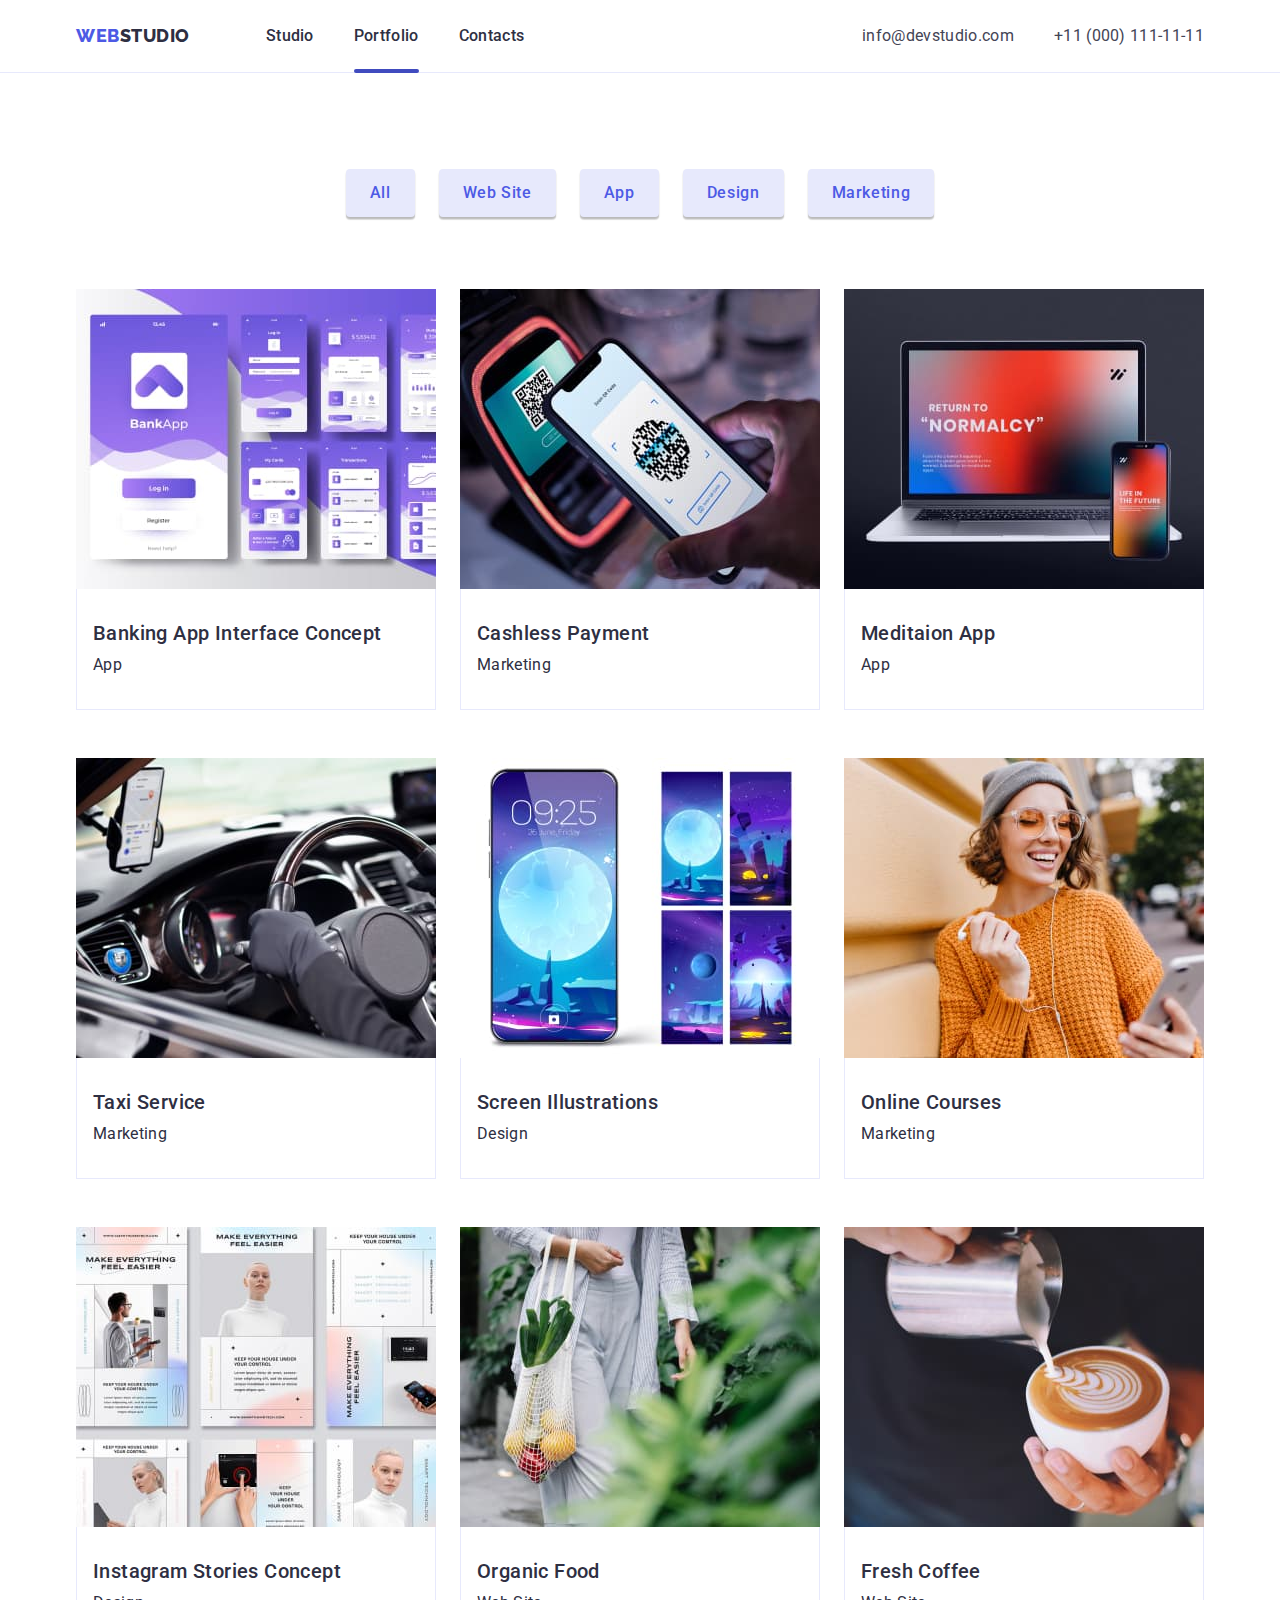
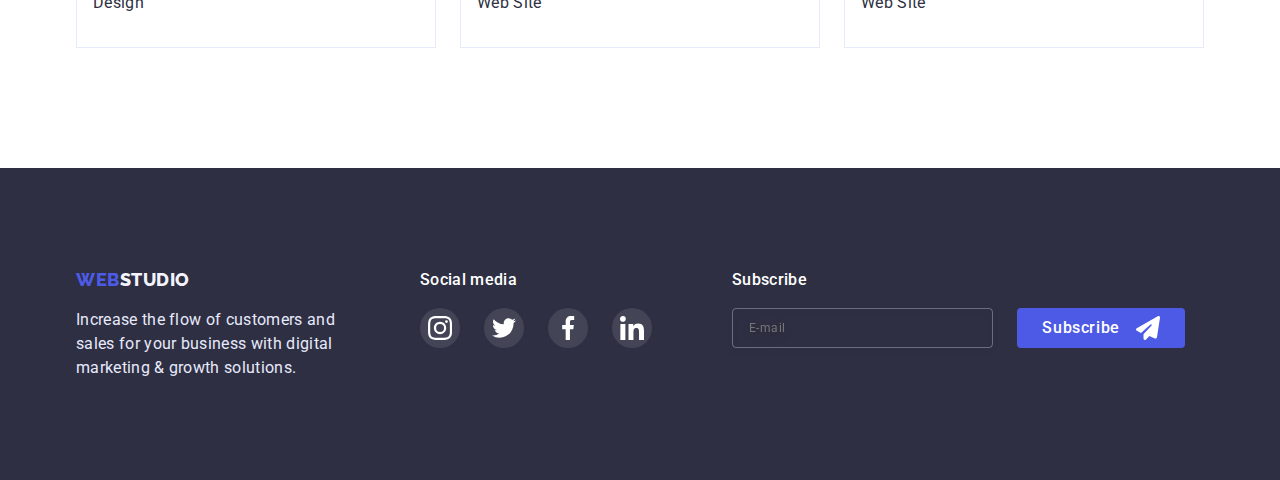
<file: portfolio.html>
<!DOCTYPE html>
<html lang="en">

<head>
    <meta charset="UTF-8" />
    <meta http-equiv="X-UA-Compatible" content="IE=edge" />
    <meta name="viewport" content="width=device-width, initial-scale=1.0" />
    <title>Portfolio</title>
    <link rel="preconnect" href="https://fonts.googleapis.com" />
    <link rel="preconnect" href="https://fonts.gstatic.com" crossorigin />
    <link
        href="https://fonts.googleapis.com/css2?family=Raleway:wght@800&family=Roboto:wght@400;500;700;900&display=swap"
        rel="stylesheet" />
    <link rel="stylesheet"
        href="https://cdnjs.cloudflare.com/ajax/libs/modern-normalize/1.1.0/modern-normalize.min.css" />
    <link rel="stylesheet" href="./css/styles.css" />
</head>

<body>
    <!-- Main Page -->
    <div>
        <!-- Header -->
        <header class="header">
            <div class="header-container container">
                <div>
                    <a class="logo" href="index.html"><span class="logo-web">web</span><span
                            class="logo-dark">studio</span></a>
                </div>
                <nav class="navigation">
                    <ul class="header-list">
                        <li class="list-item"><a class="menu-item" href="index.html">Studio</a></li>
                        <li class="list-item"><a class="menu-item current" href="">Portfolio</a></li>
                        <li class="list-item"><a class="menu-item" href="">Contacts</a></li>
                    </ul>
                </nav>
                <div class="header-contacts">
                    <a class="contact-item" href="mailto:info@devstudio.com">info@devstudio.com</a>
                    <a class="contact-item" href="tel:+110001111111">+11 (000) 111-11-11</a>
                </div>
            </div>
        </header>
        <main>
            <!--FILTERS Section -->
            <h2 class="visually-hidden">Customization of our projects</h2>
            <!-- Gallery Section -->
            <section class="gallery">
                <div class="container">
                    <ul class="button-list">
                        <li class="button-item">
                            <button class="button-filter" type="button">All</button>
                        </li>
                        <li class="button-item">
                            <button class="button-filter" type="button">Web Site</button>
                        </li>
                        <li class="button-item">
                            <button class="button-filter" type="button">App</button>
                        </li>
                        <li class="button-item">
                            <button class="button-filter" type="button">Design</button>
                        </li>
                        <li class="button-item">
                            <button class="button-filter" type="button">Marketing</button>
                        </li>
                    </ul>
                </div>

                <!-- EXAMPLES Section -->
                <div class="container">
                    <div class="gallery-block">
                        <ul class="examples-list">
                            <li class="example-item">
                                <a class="example-link" href="">
                                    <div class="product-overlay">
                                        <div class="anim-block">
                                            <img src="./images/1.jpg" alt="picture of banking app interface concept"
                                                width="360" height="300" />
                                        </div>
                                        <div class="anim-text">
                                            <p>
                                                14 Stylish and User-Friendly App Design Concepts · Task Manager App ·
                                                Calorie Tracker App ·
                                                Exotic Fruit Ecommerce App · Cloud Storage App
                                            </p>
                                        </div>
                                    </div>
                                    <div class="item-info example-1">
                                        <h3 class="titles">Banking App Interface Concept</h3>
                                        <p class="signature">App</p>
                                    </div>
                                </a>
                            </li>
                            <li class="example-item">
                                <a class="example-link" href="">
                                    <div class="product-overlay">
                                        <div class="anim-block">
                                            <img src="./images/2.jpg" alt="picture of Cashless Payment" width="360"
                                                height="300" />
                                        </div>
                                        <div class="anim-text">
                                            <p>
                                                14 Stylish and User-Friendly App Design Concepts · Task Manager App ·
                                                Calorie Tracker App ·
                                                Exotic Fruit Ecommerce App · Cloud Storage App
                                            </p>
                                        </div>
                                    </div>
                                    <div class="item-info example-2">
                                        <h3 class="titles">Cashless Payment</h3>
                                        <p class="signature">Marketing</p>
                                    </div>
                                </a>
                            </li>
                            <li class="example-item">
                                <a class="example-link" href="">
                                    <div class="product-overlay">
                                        <div class="anim-block">
                                            <img src="./images/3.jpg" alt="picture of meditaion app" width="360"
                                                height="300" />
                                        </div>
                                        <div class="anim-text">
                                            <p>
                                                14 Stylish and User-Friendly App Design Concepts · Task Manager App ·
                                                Calorie Tracker App ·
                                                Exotic Fruit Ecommerce App · Cloud Storage App
                                            </p>
                                        </div>
                                    </div>
                                    <div class="item-info example-3">
                                        <h3 class="titles">Meditaion App</h3>
                                        <p class="signature">App</p>
                                    </div>
                                </a>
                            </li>
                        </ul>
                        <ul class="examples-list">
                            <li class="example-item">
                                <a class="example-link" href="">
                                    <div class="product-overlay">
                                        <div class="anim-block">
                                            <img src="./images/4.jpg" alt="picture of taxi service" width="360"
                                                height="300" />
                                        </div>
                                        <div class="anim-text">
                                            <p>
                                                14 Stylish and User-Friendly App Design Concepts · Task Manager App ·
                                                Calorie Tracker App ·
                                                Exotic Fruit Ecommerce App · Cloud Storage App
                                            </p>
                                        </div>
                                    </div>
                                    <div class="item-info example-4">
                                        <h3 class="titles">Taxi Service</h3>
                                        <p class="signature">Marketing</p>
                                    </div>
                                </a>
                            </li>
                            <li class="example-item">
                                <a class="example-link" href="">
                                    <div class="product-overlay">
                                        <div class="anim-block">
                                            <img src="./images/5.jpg" alt="picture of screen illustrations" width="360"
                                                height="300" />
                                        </div>
                                        <div class="anim-text">
                                            <p>
                                                14 Stylish and User-Friendly App Design Concepts · Task Manager App ·
                                                Calorie Tracker App ·
                                                Exotic Fruit Ecommerce App · Cloud Storage App
                                            </p>
                                        </div>
                                    </div>
                                    <div class="item-info example-5">
                                        <h3 class="titles">Screen Illustrations</h3>
                                        <p class="signature">Design</p>
                                    </div>
                                </a>
                            </li>
                            <li class="example-item">
                                <a class="example-link" href="">
                                    <div class="product-overlay">
                                        <div class="anim-block">
                                            <img src="./images/6.jpg" alt="picture of online courses" width="360"
                                                height="300" />
                                        </div>
                                        <div class="anim-text">
                                            <p>
                                                14 Stylish and User-Friendly App Design Concepts · Task Manager App ·
                                                Calorie Tracker App ·
                                                Exotic Fruit Ecommerce App · Cloud Storage App
                                            </p>
                                        </div>
                                    </div>
                                    <div class="item-info example-6">
                                        <h3 class="titles">Online Courses</h3>
                                        <p class="signature">Marketing</p>
                                    </div>
                                </a>
                            </li>
                        </ul>
                        <ul class="examples-list">
                            <li class="example-item">
                                <a class="example-link" href="">
                                    <div class="product-overlay">
                                        <div class="anim-block">
                                            <img src="./images/7.jpg" alt="picture of instagram stories concept"
                                                width="360" height="300" />
                                        </div>
                                        <div class="anim-text">
                                            <p>
                                                14 Stylish and User-Friendly App Design Concepts · Task Manager App ·
                                                Calorie Tracker App ·
                                                Exotic Fruit Ecommerce App · Cloud Storage App
                                            </p>
                                        </div>
                                    </div>
                                    <div class="item-info example-7">
                                        <h3 class="titles">Instagram Stories Concept</h3>
                                        <p class="signature">Design</p>
                                    </div>
                                </a>
                            </li>
                            <li class="example-item">
                                <a class="example-link" href="">
                                    <div class="product-overlay">
                                        <div class="anim-block">
                                            <img src="./images/8.jpg" alt="picture of organic foodv" width="360"
                                                height="300" />
                                        </div>
                                        <div class="anim-text">
                                            <p>
                                                14 Stylish and User-Friendly App Design Concepts · Task Manager App ·
                                                Calorie Tracker App ·
                                                Exotic Fruit Ecommerce App · Cloud Storage App
                                            </p>
                                        </div>
                                    </div>
                                    <div class="item-info example-8">
                                        <h3 class="titles">Organic Food</h3>
                                        <p class="signature">Web Site</p>
                                    </div>
                                </a>
                            </li>
                            <li class="example-item">
                                <a class="example-link" href="">
                                    <div class="product-overlay">
                                        <div class="anim-block">
                                            <img src="./images/9.jpg" alt="picture of fresh coffee" width="360"
                                                height="300" />
                                        </div>
                                        <div class="anim-text">
                                            <p>
                                                14 Stylish and User-Friendly App Design Concepts · Task Manager App ·
                                                Calorie Tracker App ·
                                                Exotic Fruit Ecommerce App · Cloud Storage App
                                            </p>
                                        </div>
                                    </div>
                                    <div class="item-info example-9">
                                        <h3 class="titles">Fresh Coffee</h3>
                                        <p class="signature">Web Site</p>
                                    </div>
                                </a>
                            </li>
                        </ul>
                    </div>
                </div>
            </section>
        </main>
        <!-- FOOTER -->
        <footer class="footer">
            <div class="container">
                <div class="footer-container">
                    <div class="social-footer">
                        <a class="logo" href="index.html"><span class="logo-web">web</span><span
                                class="logo-light">studio</span></a>
                        <p class="footer-text">
                            Increase the flow of customers and sales for your business with digital marketing & growth
                            solutions.
                        </p>
                    </div>
                    <div class="social-footer">
                        <p class="footer-link-text">Social media</p>
                        <ul class="footer-items">
                            <li>
                                <a class="footer-box" href="https://instagram.com" aria-label="instagram"
                                    target="_blank" rel="noopener noreferrer">
                                    <svg class="icon-instagram footer-icon" width="24" height="24">
                                        <use href="./images/icons.svg#icon-footer-instagram"></use>
                                    </svg>
                                </a>
                            </li>
                            <li>
                                <a class="footer-box" href="https://twitter.com" aria-label="twitter" target="_blank"
                                    rel="noopener noreferrer">
                                    <svg class="icon-twitter footer-icon" width="24" height="24">
                                        <use href="./images/icons.svg#icon-footer-twitter"></use>
                                    </svg>
                                </a>
                            </li>
                            <li>
                                <a class="footer-box" href="https://facebook.com" aria-label="facebook" target="_blank"
                                    rel="noopener noreferrer">
                                    <svg class="icon-facebook footer-icon" width="24" height="24">
                                        <use href="./images/icons.svg#icon-footer-facebook"></use>
                                    </svg>
                                </a>
                            </li>
                            <li>
                                <a class="footer-box" href="https://linkedin.com" aria-label="linkedin" target="_blank"
                                    rel="noopener noreferrer">
                                    <svg class="icon-linkedin footer-icon" width="24" height="24">
                                        <use href="./images/icons.svg#icon-footer-linkedin"></use>
                                    </svg>
                                </a>
                            </li>
                        </ul>
                    </div>
                    <div class="footer-subscribe">
                        <p class="footer-subs-title">Subscribe</p>
                        <div class="footer-form">
                            <input class="input-email" type="text" placeholder="E-mail" />
                            <button class="button-subs" type="submit">
                                <span class="send-title">Subscribe</span>
                                <svg class="footer-sub-icon"></svg>
                            </button>
                        </div>
                    </div>
                </div>
            </div>
        </footer>
    </div>
</body>

</html>
</file>
<file: css/styles.css>
html {
    box-sizing: border-box;
}

*,
*::before,
*::after {
    box-sizing: inherit;
}

h1,
h2,
h3,
h4,
h6,
h6,
p {
    margin: 0;
}

ul {
    margin: 0;
    padding: 0;
    list-style: none;
}

img {
    display: block;
}

.visually-hidden {
    position: absolute;
    margin: -1px;
    border: 0;
    padding: 0;
    white-space: nowrap;
    height: 1px;
    clip-path: inset(100%);
    clip: rect(0 0 0 0);
    width: 1px;
    overflow: hidden;
}

:root {
    --primary-font: 'Roboto', sans-serif;
    --secondary-font: 'Raleway', sans-serif;
    --accent-color: #404BBF;
    --main-font-color: #2E2F42;
    --button-color: #4D5AE5;
    --footer-font-color: #E7E9FC;
    --main-background-color: #FFFFFF;
    --contact-item-color: #434455;
    --logo-light-color: #F4F4FD;
    --corner-color: #E7E9FC;
    --icon-rect: #8E8F99;
    --icon-social-hover: #404BBF;
    --icon-active-hover: #31D0AA;
    --color-backdrop: #FCFCFC;
    --modal-background-color: #2e2f4266;
    --anim-fast: 400ms ease;
    --anim-slow: 800ms ease-out;
    --text-dark: #2E2F42;
}

body {
    font-family: var(--primary-font), var(--secondary-font);
    color: var(--main-font-color);
    background-color: var(--main-background-color);
    letter-spacing: 0.02em;
}

.container {
    margin-left: auto;
    margin-right: auto;
    padding-left: 15px;
    padding-right: 15px;
    width: 1158px;
}

/**
  |============================
  | HEADER
  |============================
*/

.header {
    border-bottom: 1px solid var(--corner-color);
}

.current {
    color: var(--accent-color);
    position: relative;
}

.current::after {
    content: '';
    position: absolute;
    bottom: -4px;
    display: block;
    width: 100%;
    height: 4px;
    background-color: var(--accent-color);
    border-radius: 2px;
}

.header-container {
    display: flex;
    align-items: center;
}

.header-contacts {
    display: flex;
    text-align: center;
    gap: 40px;
    padding-right: 0;
    padding-top: 24px;
    padding-bottom: 24px;
}

.navigation {
    margin-right: auto;
}

.header-list {
    display: block;
    display: flex;
    gap: 40px;
    list-style: none;
    text-decoration: none;
}

.menu-item {
    padding-top: 24px;
    padding-bottom: 24px;
    text-decoration: none;
    font-weight: 500;
    font-size: 16px;
    line-height: 1.5em;
    letter-spacing: 0.02em;
    color: var(--main-font-color);
}

.menu-item,
.contact-item {
    transition-property: color;
    transition-duration: 250ms;
    transition-timing-function: cubic-bezier(0.4, 0, 0.2, 1);
}

.menu-item:hover,
.menu-item:focus,
.contact-item:hover,
.contact-item:focus {
    color: var(--accent-color);
}

.contact-item {
    text-decoration: none;
    color: var(--contact-item-color);
    text-decoration: none;
    font-size: 16px;
    line-height: 1.5em;
    letter-spacing: 0.02em;
    margin: 0;
    padding: 0;
}

/**
  |============================
  | LOGO
  |============================
*/

.logo {
    font-family: 'Raleway', sans-serif;
    font-weight: 800;
    font-size: 18px;
    line-height: 1.33em;
    letter-spacing: 0.03em;
    text-transform: uppercase;
    color: #4D5AE5;
    margin-right: 76px;
    list-style: none;
    text-decoration: none;
}

.logo-dark {
    color: var(--main-font-color);
}

.logo-light {
    color: var(--logo-light-color);
}

/**
  |============================
  | FOOTER
  |============================
*/

.footer {
    background: var(--main-font-color);
    padding-top: 100px;
    padding-bottom: 100px;

}

.footer-text {
    font-size: 16px;
    line-height: 1.5em;
    letter-spacing: 0.02em;
    color: var(--footer-font-color);
    width: 264px;
    margin-top: 16px;
}


.footer-container {
    display: flex;
    gap: 120px;
}

.footer-container:last-child {
    gap: 80px;
}

.footer-link-text {
    font-weight: 500;
    font-size: 16px;
    line-height: 1.5;
    letter-spacing: 0.02em;
    margin-bottom: 16px;
    color: var(--main-background-color);
}

.footer-items {
    display: flex;
    margin-left: auto;
    margin-right: auto;
    gap: 24px;
    height: 40px;
}

.footer-box {
    display: flex;
    align-items: center;
    justify-content: center;
    width: 40px;
    height: 40px;
    border-radius: 50%;
    background-color: rgba(255, 255, 255, 0.1);

    transition-property: background-color;
    transition-duration: 250ms;
    transition-timing-function: cubic-bezier(0.4, 0, 0.2, 1);
}

.footer-icon {
    fill: var(--main-background-color);
}

.footer-box:hover,
.footer-box:focus {
    background-color: var(--icon-active-hover);
}

.footer-subscribe {
    width: 453px;
    height: 80px;
}

.footer-subs-title {
    font-weight: 500;
    font-size: 16px;
    line-height: 1.5;
    letter-spacing: 0.02em;
    color: var(--main-background-color);
    margin-bottom: 16px;
}

.footer-form {
    display: flex;
    width: 453px;
    height: 40px;
}

.input-email {
    width: 100%;
    height: 100%;
    padding: 8px 16px;
    margin-right: 24px;
    font-size: 12px;
    line-height: 2;
    letter-spacing: 0.04em;
    color: rgba(255, 255, 255, 0.6);
    background-color: transparent;
    border: 1px solid rgba(255, 255, 255, 0.3);
    filter: drop-shadow(0px 4px 4px rgba(0, 0, 0, 0.15));
    border-radius: 4px;
    outline: none;
}

.input-email:focus {
    box-shadow: 0px 4px 4px 0px rgba(0, 0, 0, 0.15);
}

.button-subs {
    display: flex;
    align-items: center;
    justify-content: center;
    margin-left: auto;
    margin-right: auto;
    padding: 0px 24px;
    color: var(--main-background-color);
    background-color: var(--button-color);
    border: 1px solid transparent;
    border-radius: 4px;
    outline: none;
    transition: 250ms cubic-bezier(0.4, 0, 0.2, 1);
}

.button-subs:hover,
.button-subs:focus {
    color: var(--main-background-color);
    background-color: var(--accent-color);
    box-shadow: 0px 4px 4px var(--contact-item-color);
    cursor: pointer;
}

.send-title {
    font-weight: 500;
    font-size: 16px;
    line-height: 2;
    align-items: center;
    text-align: center;
    letter-spacing: 0.04em;
    color: var(--main-background-color);
}

.footer-sub-icon {
    margin-left: 16px;
    width: 24px;
    height: 24px;
    background-image: url("data:image/svg+xml,%3Csvg xmlns='http://www.w3.org/2000/svg' viewBox='0 0 512 512'%3E%3C!--! Font Awesome Pro 6.3.0 by @fontawesome - https://fontawesome.com License - https://fontawesome.com/license (Commercial License) Copyright 2023 Fonticons, Inc. --%3E%3Cpath d='M498.1 5.6c10.1 7 15.4 19.1 13.5 31.2l-64 416c-1.5 9.7-7.4 18.2-16 23s-18.9 5.4-28 1.6L284 427.7l-68.5 74.1c-8.9 9.7-22.9 12.9-35.2 8.1S160 493.2 160 480V396.4c0-4 1.5-7.8 4.2-10.7L331.8 202.8c5.8-6.3 5.6-16-.4-22s-15.7-6.4-22-.7L106 360.8 17.7 316.6C7.1 311.3 .3 300.7 0 288.9s5.9-22.8 16.1-28.7l448-256c10.7-6.1 23.9-5.5 34 1.4z' fill='%23fff'/%3E%3C/svg%3E");
}

/**
  |============================
  | HERO Section
  |============================
*/

.hero {
    text-align: center;
    margin-left: auto;
    margin-right: auto;
    padding: 188px 0;
    color: var(--main-background-color);
    min-height: 600px;
    max-width: 1440px;
    margin-left: auto;
    margin-right: auto;
    background: var(--main-font-color);
    background-image: linear-gradient(to right,
            rgba(46, 47, 66, 70%),
            rgba(46, 47, 66, 70%)), url('../images/people-office.jpg');
    background-repeat: no-repeat;
    background-position: center;
    background-size: cover;
}

.hero-title {
    font-weight: 700;
    font-size: 56px;
    line-height: 1.07em;
    /* padding-top: 188px; */
    margin-bottom: 48px;
    width: 494px;
    margin-left: auto;
    margin-right: auto;
}

/**
  |============================
  | JOB Screens Section
  |============================
*/

.job-images {
    padding-bottom: 120px;
}

.work {
    padding-left: 15px;
    padding-right: 15px;
    margin-top: 0;
    margin-bottom: 72px;
    text-align: center;
    font-weight: 700;
    font-size: 36px;
    line-height: 1.11;
    letter-spacing: 0.02em;
    text-transform: capitalize;
    color: var(--main-font-color);
}

.job-list {
    display: flex;
    flex-wrap: wrap;
    gap: 24px;
}

/**
  |============================
  | ADVANTAGES Section
  |============================
*/



.advantages {
    padding-top: 120px;
    padding-bottom: 120px;
}

.advantages-container {
    display: flex;
    align-items: center;
}

.advantages-list {
    display: block;
    display: flex;
    gap: 24px;
    list-style: none;
}

.icon-section {
    display: flex;
    width: 264px;
    height: 112px;
    background-color: var(--logo-light-color);
    border-radius: 4px;
    justify-content: center;
    align-items: center;
}

.list-titles {
    font-weight: 500;
    font-size: 20px;
    line-height: 1.2;
    margin-top: 8px;
    margin-bottom: 8px;
}

.title-description {
    font-size: 16px;
    line-height: 1.5;
    margin: 0;
}

/**
  |============================
  | PROFESSIONALS Section
  |============================
*/

.professinals-page {
    background-color: var(--logo-light-color);
    padding-top: 120px;
    padding-bottom: 120px;
}

.professinals {
    text-align: center;
    font-weight: 700;
    font-size: 36px;
    line-height: 1.11;
    letter-spacing: 0.02em;
    text-transform: capitalize;
    color: var(--main-font-color);
    margin-bottom: 72px;
}

.professional-list {
    display: block;
    display: flex;
    align-items: center;
    gap: 24px;
    list-style: none;
}

.team-titles {
    font-weight: 500;
    font-size: 20px;
    line-height: 1.2;
    text-align: center;
    letter-spacing: 0.02em;
    color: var(--main-font-color);
    margin-bottom: 8px;
}

.professinal-item {
    font-size: 16px;
    line-height: 1.5;
    text-align: center;
    letter-spacing: 0.02em;
    color: var(--contact-item-color);
    margin-bottom: 8px;
}

.prof-item {
    background-color: var(--main-background-color);
    box-shadow: 0px 1px 6px rgba(46, 47, 66, 0.08), 0px 1px 1px rgba(46, 47, 66, 0.16), 0px 2px 1px rgba(46, 47, 66, 0.08);
    border-radius: 0px 0px 4px 4px;
}

.info {
    padding-top: 32px;
    padding-bottom: 32px;
}

.social {
    display: flex;
    margin-left: auto;
    margin-right: auto;
    gap: 24px;
    width: 232px;
    height: 40px;
}

.social-item-block {
    width: 40px;
    height: 40px;
}

.social-item {
    display: flex;
    justify-content: center;
    align-items: center;
    width: 100%;
    height: 100%;
    border-radius: 50%;
    background-color: var(--button-color);

    transition-property: background-color;
    transition-duration: 250ms;
    transition-timing-function: cubic-bezier(0.4, 0, 0.2, 1);
}

.instagram,
.twitter,
.facebook,
.linkedin {
    fill: var(--main-background-color);
}

.social-item:hover,
.social-item:focus {
    background-color: var(--icon-social-hover);

}

/**
  |============================
  | BUTTONS Section
  |============================
*/

.button-order {
    display: inline-block;
    color: var(--main-background-color);
    background-color: var(--button-color);
    border: 1px solid var(--button-color);
    font-weight: 500;
    font-size: 16px;
    line-height: 1.5em;
    letter-spacing: 0.04em;
    border-radius: 4px;
    padding: 16px 32px;
    outline: none;
    transition: 250ms cubic-bezier(0.4, 0, 0.2, 1);
}

.button-filter {
    color: var(--button-color);
    background-color: var(--footer-font-color);
    font-weight: 500;
    font-size: 16px;
    line-height: 1.5;
    letter-spacing: 0.04em;
    border: none;
    box-shadow:
        0px 3px 1px rgba(0, 0, 0, 0.1),
        0px 2px 1px rgba(0, 0, 0, 0.08),
        0px 2px 2px rgba(0, 0, 0, 0.12);
    border-radius: 4px;
    transition-property: background-color, color, box-shadow;
    transition-duration: 250ms;
    transition-timing-function: cubic-bezier(0.4, 0, 0.2, 1);
}

.button-order:hover,
.button-order:focus,
.button-filter:hover,
.button-filter:focus {
    color: var(--main-background-color);
    background-color: var(--accent-color);
    outline: none;
    box-shadow: 0px 5px 5px var(--contact-item-color);
    cursor: pointer;
}

/**
  |============================
  | FILTERS Style
  |============================
*/

.button-list {
    display: flex;
    justify-content: center;
    gap: 24px;
    margin-bottom: 72px;
    padding-top: 96px;
}

.button-filter {
    height: 48px;
    padding-left: 24px;
    padding-right: 24px;
}

/**
  |============================
  | EXAMPLES Style
  |============================
*/

.gallery-block {
    margin-bottom: 120px;
}

.examples-list {
    display: flex;
    justify-content: space-between;
    margin-bottom: 48px;
}

.examples-list:nth-child(3) {
    margin-bottom: 0;
}

.example-item {
    gap: 24px;
}

.example-link {
    text-decoration: none;
    display: block;
    position: relative;
    overflow: hidden;
}

.example-link:hover,
.example-link:focus {
    box-shadow:
        0px 1px 6px rgba(46, 47, 66, 0.08),
        0px 1px 1px rgba(46, 47, 66, 0.16),
        0px 2px 1px rgba(46, 47, 66, 0.08);
}

.product-overlay {
    overflow: hidden;
    position: relative;
    transition: opasity 250ms cubic-bezier(0.4, 0, 0.2, 1);
}

.anim-text {
    padding-left: 32px;
    padding-right: 32px;
    padding-top: 40px;
    font-size: 16px;
    line-height: 24px;
    letter-spacing: 0.02em;
    text-align: justify;
}

.anim-block::before,
.anim-text {
    display: inline-block;
    position: absolute;
    content: '';
    width: 100%;
    height: 100%;
    bottom: 0;
    opacity: 0;
    transition: transform, opacity;
    transition-duration: 250ms;
    transform: translateY(100%);
    transition-timing-function: cubic-bezier(0.4, 0, 0.2, 1);
    color: var(--logo-light-color);
}

.example-link:hover .anim-block::before,
.example-link:focus .anim-block::before,
.example-link:hover .anim-text,
.example-link:focus .anim-text {
    background-color: var(--button-color);
    background-blend-mode: soft-light;
    mix-blend-mode: normal;
    opacity: 1;
    transform: translateY(0);
}

.titles {
    font-weight: 500;
    font-size: 20px;
    margin-bottom: 8px;
    line-height: 1.2;
    letter-spacing: 0.02em;
    color: var(--main-font-color);
}

.signature {
    font-size: 16px;
    line-height: 1.5;
    letter-spacing: 0.02em;
    color: var(--main-font-color);
}

.item-info {
    text-align: left;
    padding-top: 32px;
    padding-bottom: 32px;
    padding-left: 16px;
    border-right: 1px solid var(--corner-color);
    border-left: 1px solid var(--corner-color);
    border-bottom: 1px solid var(--corner-color);
}

/**
  |============================
  | CUSTOMERS Style
  |============================
*/

.customers {
    padding-top: 120px;
    padding-bottom: 120px;
}

.label {
    font-weight: 700;
    font-size: 36px;
    line-height: 1.11;
    text-align: center;
    letter-spacing: 0.02em;
    text-transform: capitalize;
    margin-bottom: 72px;
    color: var(--main-font-color);
}

.customers-overlay {
    display: flex;
    height: 88px;
    gap: 24px;
    justify-content: center;
}

.customer-item {
    width: 168px;
    height: 88px;
    border: 1px solid var(--icon-rect);
    border-radius: 4px;
    display: flex;
    align-items: center;
    justify-content: center;

    transition-property: border;
    transition-duration: 250ms;
    transition-timing-function: cubic-bezier(0.4, 0, 0.2, 1);
}

.customer-item .icon {
    transition-property: fill;
    transition-duration: 250ms;
    transition-timing-function: cubic-bezier(0.4, 0, 0.2, 1);
}

.icon {
    fill: var(--icon-rect);
}

.customer-item:hover,
.customer-item:focus {
    border: 1px solid var(--accent-color);

}

.customer-item:hover .icon {
    fill: var(--accent-color)
}

.item1 {
    background-image: url('../images/customer1.svg');
}

.item2 {
    background-image: url('../images/customer2.svg');
}

.item3 {
    background-image: url('../images/customer3.svg');
}

.item4 {
    background-image: url('../images/customer4.svg');
}

.item5 {
    background-image: url('../images/customer5.svg');
}

.item6 {
    background-image: url('../images/customer6.svg');
}

/**
  |============================
  | MODAL WINDOW
  |============================
*/

.backdrop {
    position: fixed;
    top: 0px;
    left: 0px;
    width: 100%;
    height: 100%;
    background: var(--modal-background-color);
    transition: opacity 250ms cubic-bezier(0.4, 0, 0.2, 1);
}

.backdrop.is-hidden {
    opacity: 0;
    visibility: hidden;
    pointer-events: none;
}

.backdrop.is-hidden .modal {
    transform: translateX(-50%) translateY(-50%) scale(0.9);
}

.modal {
    position: absolute;
    top: 50%;
    left: 50%;
    width: 408px;
    height: 584px;
    border-radius: 4px;
    background-color: var(--color-backdrop);
    box-shadow:
        0px 1px 1px rgba(0, 0, 0, 0.14),
        0px 1px 3px rgba(0, 0, 0, 0.12),
        0px 2px 1px rgba(0, 0, 0, 0.2);
    transform: translateX(-50%) translateY(-50%) scale(1);
    transition: transform 250ms cubic-bezier(0.4, 0, 0.2, 1);
    padding: 72px 24px 24px 24px;
}

.modal-btn {
    display: flex;
    align-items: center;
    justify-content: center;
    padding: 0;

    position: absolute;
    top: 24px;
    right: 24px;
    width: 24px;
    height: 24px;

    background-color: var(--footer-font-color);
    border: 1px solid rgba(0, 0, 0, 0.1);
    border-radius: 50%;
}

.modal-title {
    display: block;
    margin-bottom: 16px;
    font-weight: 500;
    font-size: 16px;
    line-height: 1.5;
    text-align: center;
    letter-spacing: 0.02em;
    color: var(--main-font-color);
}

/* MODAL FORM STYLE */

.order-form-label {
    display: block;
    margin-bottom: 4px;
    font-size: 12px;
    line-height: 1.33;
    letter-spacing: 0.04em;
    color: var(--icon-rect);
}

.order-form-group {
    margin-bottom: 8px;
    position: relative;
}

.order-form-field {
    display: block;
    width: 100%;
    height: 40px;
    border: 1px solid rgba(33, 33, 33, 0.2);
    border-radius: 4px;
    outline: transparent;
    transition: 250ms cubic-bezier(0.4, 0, 0.2, 1);
    padding: 11px 32px;
}

.order-form-field:focus,
.order-form-comment:focus {
    border-color: var(--button-color);
    box-shadow: 0px 4px 4px 0px rgba(0, 0, 0, 0.25);
}

.order-form-field:focus+.order-form-icon {
    fill: var(--button-color);
}

.order-form-icon {
    position: absolute;
    top: 50%;
    transform: translateY(-50%);
    left: 10px;
    pointer-events: none;
    transition: 250ms cubic-bezier(0.4, 0, 0.2, 1);
}

.order-form-comment {
    display: block;
    width: 100%;
    height: 120px;
    padding: 8px;
    font-size: 14px;
    outline: transparent;
    border: 1px solid rgba(33, 33, 33, 0.2);
    border-radius: 4px;
    outline: transparent;
    transition: 250ms cubic-bezier(0.4, 0, 0.2, 1);
    resize: none;
    margin-bottom: 16px;
}

.order-form-agreement {
    display: flex;
    align-items: center;
    justify-content: center;
    gap: 8px;
    margin-bottom: 16px;
}

.order-form-checkbox {
    appearance: none;
    width: 16px;
    height: 16px;
    border: 1.25px solid var(--text-dark);
    border-radius: 2px;
    background-image: url("data:image/svg+xml,%3Csvg xmlns='http://www.w3.org/2000/svg' viewBox='0 0 512 512'%3E%3C!--! Font Awesome Pro 6.3.0 by @fontawesome - https://fontawesome.com License - https://fontawesome.com/license (Commercial License) Copyright 2023 Fonticons, Inc. --%3E%3Cpath d='M470.6 105.4c12.5 12.5 12.5 32.8 0 45.3l-256 256c-12.5 12.5-32.8 12.5-45.3 0l-128-128c-12.5-12.5-12.5-32.8 0-45.3s32.8-12.5 45.3 0L192 338.7 425.4 105.4c12.5-12.5 32.8-12.5 45.3 0z' fill='%23fff'/%3E%3C/svg%3E");
    background-repeat: no-repeat;
    background-position: center;
    background-size: 16px;
    transition: 250ms;
}

.order-form-checkbox:checked {
    background-color: var(--button-color);
    border-color: var(--button-color);
}

.order-form-description {
    font-size: 12px;
    line-height: 1.33;
    letter-spacing: 0.04em;
    user-select: none;
}

.order-form-link {
    color: var(--button-color);
    text-decoration-line: underline;
}

.order-form-button {
    display: block;
    margin-left: auto;
    margin-right: auto;
    transition: 250ms cubic-bezier(0.4, 0, 0.2, 1);

}

.module-button-title {
    font-weight: 500;
    font-size: 16px;
    line-height: 1.5;
    align-items: center;
    text-align: center;
    letter-spacing: 0.04em;
    color: var(--main-background-color);
    padding: 0px 32px;
}
</file>
